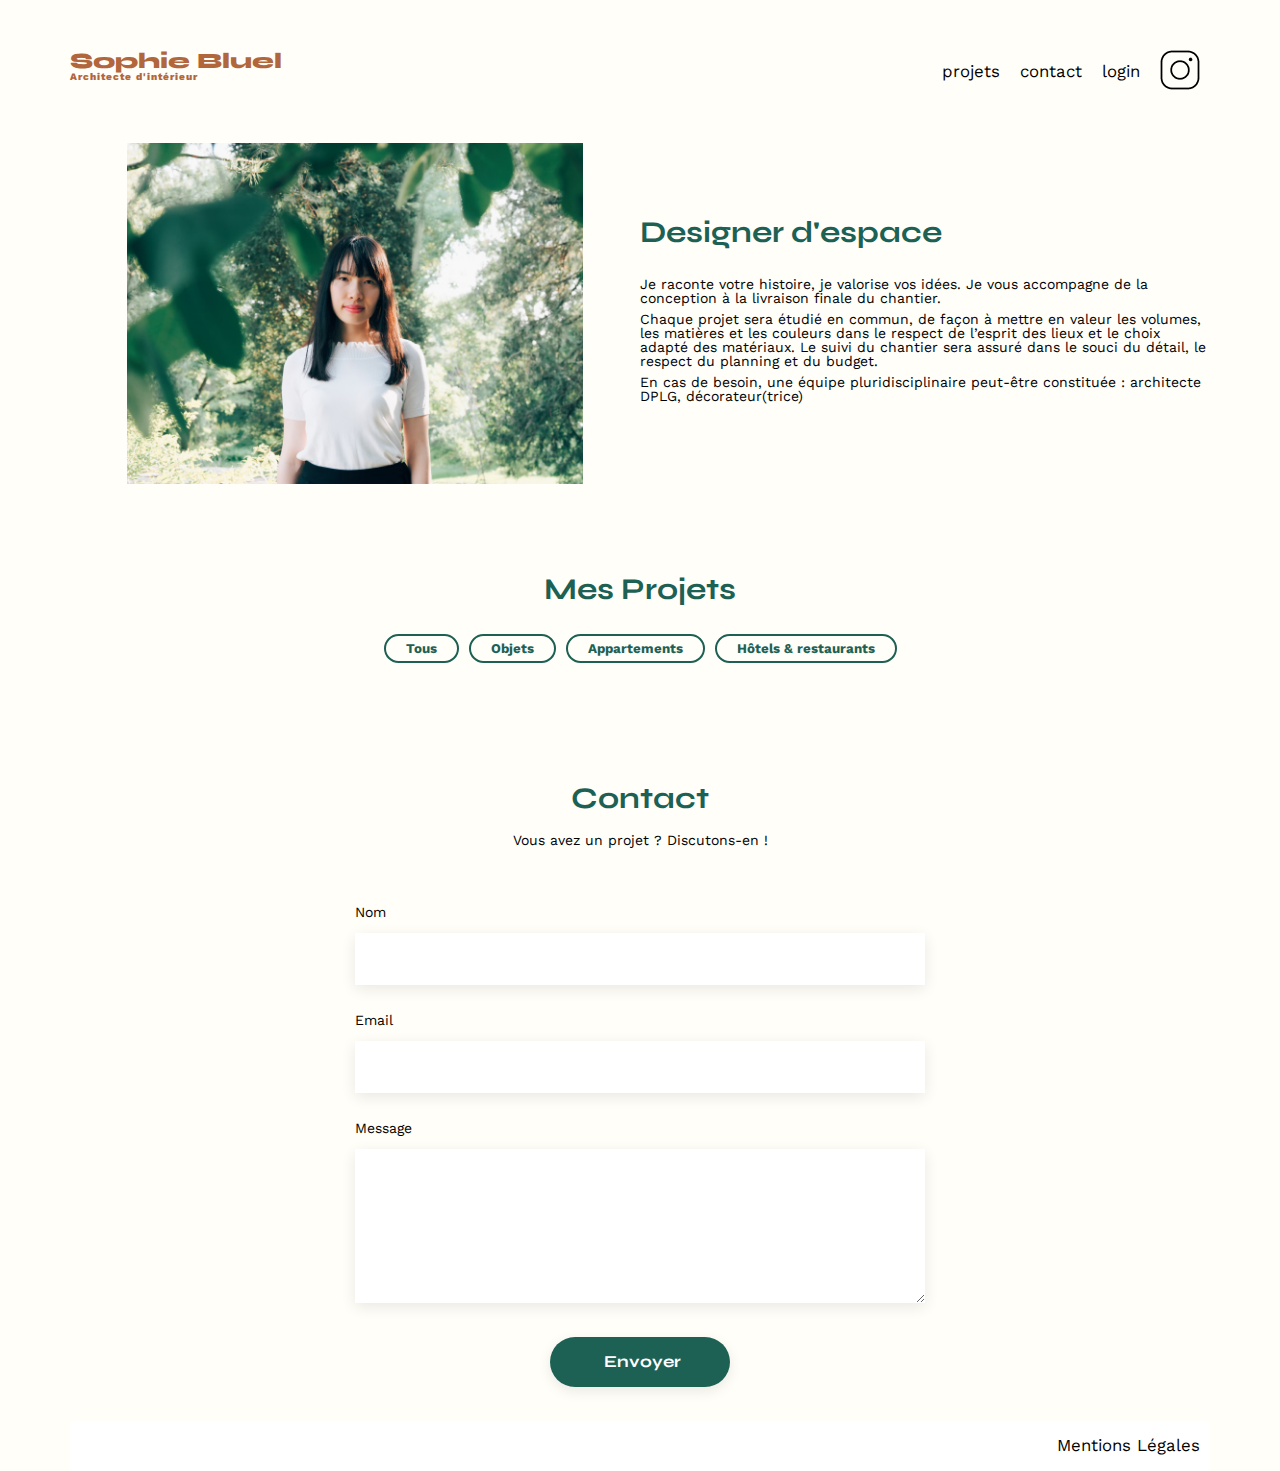
<file: FrontEnd/index.html>
<!DOCTYPE html>
<html lang="fr">
<head>
	<meta charset="UTF-8">
	<title>Sophie Bluel - Architecte d'intérieur</title>
	<meta name="viewport" content="width=device-width, initial-scale=1.0">
	<link rel="preconnect" href="https://fonts.googleapis.com">
	<link rel="preconnect" href="https://fonts.gstatic.com" crossorigin>
	<link href="https://fonts.googleapis.com/css2?family=Syne:wght@700;800&family=Work+Sans&display=swap" rel="stylesheet">
	<meta name="description" content="">
	<link rel="icon" type="image/x-icon" href="assets/images/SB-favicon.png">
	<link rel="stylesheet" href="./assets/style.css">
	<script src="assets/script.js" defer></script>
</head>
<body>
<header>
	<h1>Sophie Bluel <span>Architecte d'intérieur</span></h1>
	<nav>
		<ul>
			<li><a href="#">projets</a></li>
			<li><a href="mailto:sophie.bluel@openclass.fr">contact</a></li>
			<li><a href="login.html">login</a></li>
			<li><img src="./assets/icons/instagram.png" alt="Instagram"></li>
		</ul>
	</nav>
</header>
<main>
	<div id="introduction">
		<figure>
			<img src="./assets/images/sophie-bluel.png" alt="">
		</figure>
		<article>
			<h2>Designer d'espace</h2>
			<p>Je raconte votre histoire, je valorise vos idées. Je vous accompagne de la conception à la livraison finale du chantier.</p>
			<p>Chaque projet sera étudié en commun, de façon à mettre en valeur les volumes, les matières et les couleurs dans le respect de l’esprit des lieux et le choix adapté des matériaux. Le suivi du chantier sera assuré dans le souci du détail, le respect du planning et du budget.</p>
			<p>En cas de besoin, une équipe pluridisciplinaire peut-être constituée : architecte DPLG, décorateur(trice)</p>
		</article>
	</div>
	<section id="portfolio">
		<h2>Mes Projets</h2>
			<div class="buttonBloc">
				<button class="filter" data-id="0">Tous</button>
				<button class="filter" data-id="1">Objets</button>
				<button class="filter" data-id="2">Appartements</button>
				<button class="filter" data-id="3">Hôtels & restaurants</button>
			</div>	
		<div class="gallery">
			
		</div>
	</section>
	<section id="contact">
		<h2>Contact</h2>
		<p>Vous avez un projet ? Discutons-en !</p>
		<form action="#" method="post">
			<label for="name">Nom</label>
			<input type="text" name="name" id="name">
			<label for="email">Email</label>
			<input type="email" name="email" id="email">
			<label for="message">Message</label>
			<textarea name="message" id="message" cols="30" rows="10"></textarea>
			<input type="submit" value="Envoyer">
		</form>
	</section>
</main>

<footer>
	<nav>
		<ul>
			<li>Mentions Légales</li>
		</ul>
	</nav>
</footer>
</body>
</html>
</file>
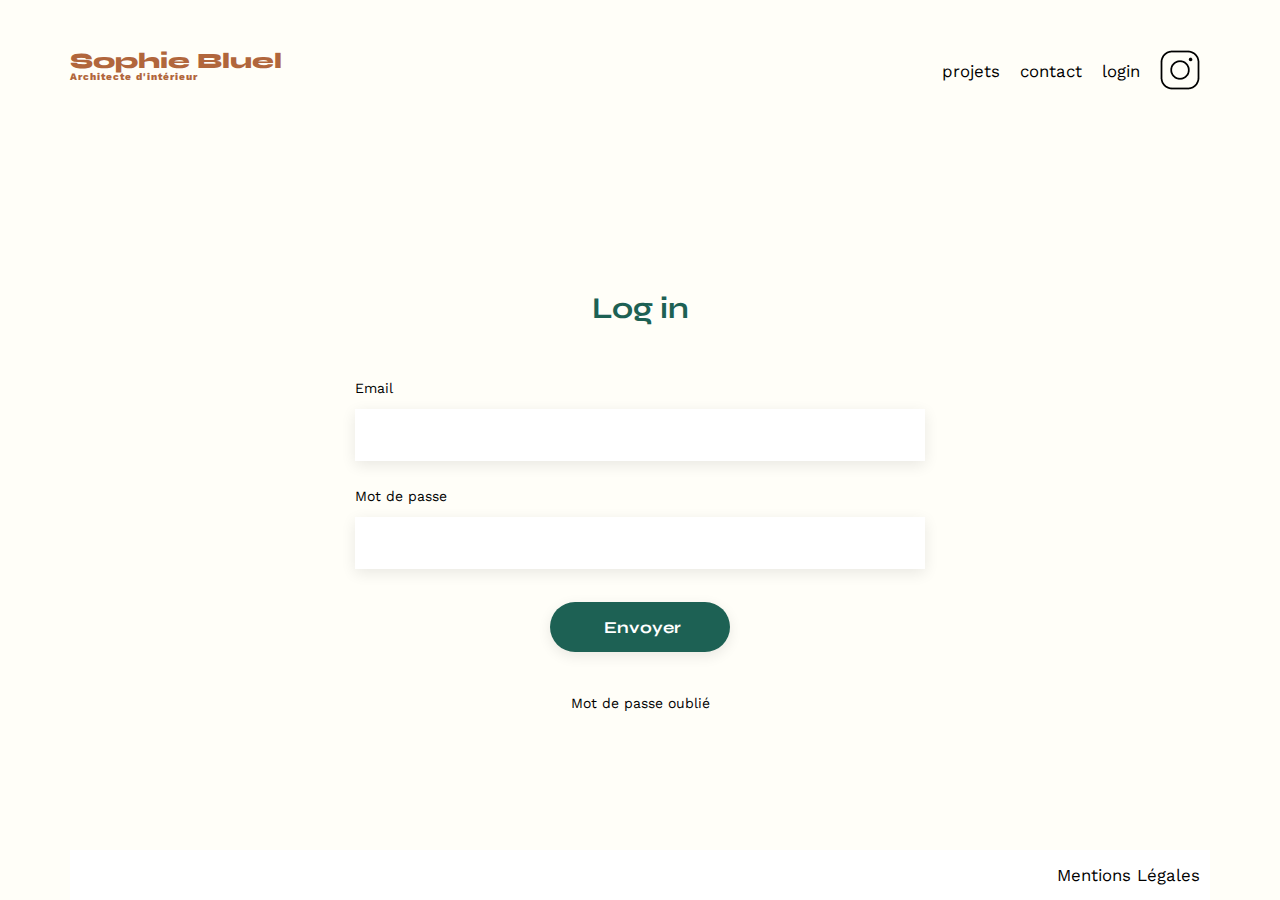
<file: FrontEnd/login.html>
<!DOCTYPE html>
<html lang="fr">

<head>
	<meta charset="UTF-8">
	<title>Sophie Bluel - Page de connexion</title>
	<meta name="viewport" content="width=device-width, initial-scale=1.0">
	<link rel="preconnect" href="https://fonts.googleapis.com">
	<link rel="preconnect" href="https://fonts.gstatic.com" crossorigin>
	<link href="https://fonts.googleapis.com/css2?family=Syne:wght@700;800&family=Work+Sans&display=swap"
		rel="stylesheet">
	<meta name="description" content="">
	<link rel="icon" type="image/x-icon" href="assets/images/SB-favicon.png">
	<link rel="stylesheet" href="assets/style.css">
	<script src="assets/login.js" defer></script>
</head>

<body>
	<header>
		<h1>Sophie Bluel <span>Architecte d'intérieur</span></h1>
		<nav>
			<ul>
				<li><a href="index.html">projets</a></li>
				<li><a href="mailto:sophie.bluel@openclass.fr">contact</a></li>				
				<li><a href="login.html">login</a></li>
				<li><img src="./assets/icons/instagram.png" alt="Instagram"></li>
			</ul>
		</nav>
	</header>
	<main>
		<div class="login-bloc">
			<section id="contact">
				<h2>Log in</h2>
				<form id="form" action="#" method="post">
					<label for="email">Email</label>
					<input type="email" name="email" id="email" required>
					<label for="password">Mot de passe</label>
					<input type="password" name="password" id="password" required>
					<input type="submit" id="submitBtn" value="Envoyer">
				</form>
				<p class="invalide"></p>
				<p>Mot de passe oublié</p>
			</section>
		</div>
	</main>

	<footer class="footer-login">
		<nav>
			<ul>
				<li>Mentions Légales</li>
			</ul>
		</nav>
	</footer>
</body>

</html>
</file>
<file: FrontEnd/assets/style.css>
/* http://meyerweb.com/eric/tools/css/reset/
   v2.0 | 20110126
   License: none (public domain)
*/

html,body,div,span,applet,object,iframe,h1,h2,h3,h4,h5,h6,p,blockquote,pre,a,abbr,acronym,address,big,cite,code,del,dfn,em,img,ins,kbd,q,s,samp,small,strike,strong,sub,sup,tt,var,b,u,i,center,dl,dt,dd,ol,ul,li,fieldset,form,label,legend,table,caption,tbody,tfoot,thead,tr,th,td,article,aside,canvas,details,embed,figure,figcaption,footer,header,hgroup,menu,nav,output,ruby,section,summary,time,
mark,audio,video {
	margin: 0;
	padding: 0;
	border: 0;
	font-size: 100%;
	font: inherit;
	vertical-align: baseline;
}

/* HTML5 display-role reset for older browsers */
article,aside,details,figcaption,figure,footer,header,hgroup,menu,nav,section {
	display: block;
}

body {
	line-height: 1;
	background-color: #fffef8;
}

ol,
ul {
	list-style: none;
}

blockquote,
q {
	quotes: none;
}

blockquote:before,
blockquote:after,
q:before,
q:after {
	content: '';
	content: none;
}

table {
	border-collapse: collapse;
	border-spacing: 0;
}

/** end reset css**/
body {
	max-width: 1140px;
	margin: auto;
	font-family: 'Work Sans';
	font-size: 14px;
}

header {
	display: flex;
	justify-content: space-between;
	margin: 50px 0
}

section {
	margin: 50px 0
}

h1 {
	display: flex;
	flex-direction: column;
	font-family: 'Syne';
	font-size: 22px;
	font-weight: 800;
	color: #B1663C;
}

h1>span {
	font-family: 'Work Sans';
	font-size: 10px;
	letter-spacing: 0.1em;
	;
}

h2 {
	font-family: 'Syne';
	font-weight: 700;
	font-size: 30px;
	color: #1d6154;
}

nav a {
	text-decoration: none;
	cursor: pointer;
	color: black;
}

nav a:focus {
	font-weight: bold;
}

nav ul {
	display: flex;
	align-items: center;
	list-style-type: none;

}

nav li {
	padding: 0 10px;
	font-size: 1.2em;
}

a:hover {
	color: #B1663C;
	font-weight: bold;
}

#introduction {
	display: flex;
	align-items: center;
}

#introduction figure {
	flex: 1
}

#introduction img {
	display: block;
	margin: auto;
	width: 80%;
}

#introduction article {
	flex: 1
}

#introduction h2 {
	margin-bottom: 1em;
}

#introduction p {
	margin-bottom: 0.5em;
}

#portfolio h2 {
	text-align: center;
	margin-bottom: 1em;
	margin-top: 3em;
}

.buttonBloc {
	margin: 20px 0;
	display: flex;
	align-items: center;
	justify-content: center;
	gap: 10px;
}

.buttonBloc button {
	background-color: transparent;
	border: 2px solid #1D6154;
	border-radius: 30px;
	padding: 5px 20px;
	color: #1D6154;
	font-weight: bold;
	transition: all .5s;
	font-family: 'Work Sans';
	cursor: pointer;
}

.buttonBloc .special {
	background-color: #1D6154;
	color: white;
}

.gallery {
	width: 100%;
	display: grid;
	grid-template-columns: 1fr 1fr 1fr;
	grid-column-gap: 20px;
	grid-row-gap: 20px;
	margin-top: 70px;
}

.gallery img {
	width: 100%;
	height: 95%;
}

#contact {
	width: 50%;
	margin: auto;
}

#contact>* {
	text-align: center;
}

#contact h2 {
	margin-bottom: 20px;
}

#contact form {
	text-align: left;
	margin-top: 30px;
	display: flex;
	flex-direction: column;
}

#contact input {
	height: 50px;
	font-size: 1.2em;
	border: none;
	box-shadow: 0px 4px 14px rgba(0, 0, 0, 0.09);
	padding-left: 10px;
}

#contact label {
	margin: 2em 0 1em 0;
}

#contact textarea {
	border: none;
	box-shadow: 0px 4px 14px rgba(0, 0, 0, 0.09);
}

input[type="submit"] {
	font-family: 'Syne';
	font-weight: 700;
	color: white;
	background-color: #1D6154;
	margin: 2em auto;
	width: 180px;
	text-align: center;
	border-radius: 60px;
	cursor: pointer;
}

.footer-login {
	background-color: white;
	height: 50px;
	position: absolute;
	bottom: 0;
	width: 1140px;
	display: flex;
	align-items: center;
	justify-content: flex-end;
}

footer {
	background-color: white;
}

footer nav ul {
	display: flex;
	justify-content: flex-end;
	height: 50px;

}

/***** Login page *****/

.login-bloc {
	margin-top: 200px;
	width: 100%;
	height: 500px;
}


/***** Panel page *****/
#introduction .edit-bloc {
	margin: 20px 57px;
	cursor: pointer;
}

#introduction .edit-bloc i {
	font-weight: lighter;
	margin-right: 5px;
}

#portfolio {
	position: relative;
}

#portfolio .edit-bloc2 {
	position: absolute;
	right: 380px;
	top: 10px;
	cursor: pointer;
}

#portfolio .edit-bloc2 i {
	font-weight: lighter;
	margin-right: 5px;
}

.invalide {
	color: red;
	margin-bottom: 10px;
}
/***** MODALES *****/

.modal-container {
	background-color: rgba(0, 0, 0, 0.349);
	position: fixed;
	z-index: 1;
	height: 100vh;
	width: 100%;
	left: 0;
	top: 0;
	display: flex;
	align-items: center;
	justify-content: center;
	display: none;
}

.modal1 {
	border-radius: 10px;
	background-color: white;
	width: 650px;
	height: 650px;
	position: relative;
	overflow: hidden;
	display: none;
}

.modal1 h3 {
	font-size: 30px;
	margin: 50px 0 30px 0;
	text-align: center;
}

.modal1 .close-modal {
	position: absolute;
	top: 30px;
	right: 30px;
	font-size: 20px;
}

.close-modal {
	cursor: pointer;
}

.gallery-photo {
	display: grid;
	grid-template: 150px / 88px 88px 88px 88px 88px;
	gap: 10px 10px;
	justify-content: center;
	align-items: center;
	overflow: auto;
}

.gallery-photo figure {
	width: 80px;
	position: relative;
}

.gallery-photo .fa-trash-can {
	position: absolute;
	display: flex;
	align-items: center;
	justify-content: center;
	font-size: 10px;
	top: 5px;
	right: 5px;
	color: white;
	background-color: black;
	width: 17px;
	height: 17px;
	border-radius: 2px;
	cursor: pointer;
}

.gallery-photo .fa-up-down-left-right {
	position: absolute;
	display: flex;
	align-items: center;
	justify-content: center;
	font-size: 10px;
	top: 5px;
	right: 28px;
	color: white;
	background-color: black;
	width: 17px;
	height: 17px;
	border-radius: 2px;
	transform: scale(0);
	transition: all .5s;
}

.gallery-img:hover~.fa-up-down-left-right {
	transform: scale(1.1);
}

.gallery-img {
	width: 80px;
	height: 100px;
	object-fit: cover;
	cursor: grab;
}

.add-bloc {
	width: 480px;
	margin: 20px auto;
	display: flex;
	flex-direction: column;
	align-items: center;
	padding-top: 20px;
	border-top: 1px solid lightgray;
}

.add-bloc button {
	background-color: #1D6154;
	color: white;
	font-size: 15px;
	font-family: 'syne';
	border: none;
	border-radius: 20px;
	outline: none;
	cursor: pointer;
	margin-bottom: 15px;
	padding: 10px 40px;
}

.add-bloc p {
	color: darkred;
}

.eventMsg {
	text-align: center;
	font-size: 18px;
	font-weight: bold;
	color: #B1663C;
}
/***** DEUXIEME MODAL *****/

.modal2 {
	border-radius: 10px;
	background-color: white;
	width: 650px;
	height: 650px;
	position: relative;
	overflow: hidden;
	display: none;
}

.modal2 .close-modal2 {
	position: absolute;
	top: 30px;
	right: 30px;
	font-size: 20px;
	cursor: pointer;
}

.modal2 .last-modal {
	position: absolute;
	top: 30px;
	left: 30px;
	font-size: 18px;
	cursor: pointer;
}

.modal2 h3 {
	font-size: 30px;
	margin: 50px 0 30px 0;
	text-align: center;
}

.display-img {
	background-color: #E8F1F6;
	height: 180px;
	margin: 0 120px;
	display: flex;
	align-items: center;
	justify-content: center;
	display: none;
}

.display-img img {
	height: 180px;
	width: 150px;
	object-fit: cover;
}

.gallery-ajouter {
	background-color: #E8F1F6;
	height: 180px;
	margin: 0 120px;
	display: flex;
	flex-direction: column;
	align-items: center;
	justify-content: center;
}

.gallery-ajouter .fa-image {
	font-size: 60px;
	color: transparent;
	-webkit-text-stroke: 1px #c0bebe;
	margin: 20px;
}

.gallery-ajouter p {
	margin: 10px;
	font-size: 12px;
}

.modal2 form {
	display: flex;
	flex-direction: column;
	margin: 10px 120px;
}

.modal2 form p {
	margin: 20px 0 10px 0;
	color: black;
	font-weight: bold;
}

.modal2 form input,
select {
	padding-left: 10px;
	height: 50px;
	font-size: 1.2em;
	border: none;
	box-shadow: 0px 4px 14px rgba(0, 0, 0, 0.09);
}

.modal2 form .cat-selected {
	padding-left: 10px;
	font-size: 15px;
	font-weight: bold;
	color: rgba(0, 0, 0, 0.781);
}

.valid-bloc {
	display: flex;
	flex-direction: column;
	align-items: center;
	padding-top: 30px;
	margin: 50px 120px;
	border-top: 1px solid lightgray;
}

.valid-bloc button {
	background-color: #A7A7A7;
	color: white;
	font-size: 15px;
	font-family: 'syne';
	border: none;
	border-radius: 20px;
	outline: none;
	cursor: not-allowed;
	margin-bottom: 15px;
	padding: 10px 80px;
}

input[type="file"] {
	display: none;
}

.gallery-ajouter label {
	cursor: pointer;
	color: #306685;
	background-color: #CBD6DC;
	width: 173px;
	height: 36px;
	display: flex;
	align-items: center;
	justify-content: center;
	border-radius: 30px;
}
</file>
